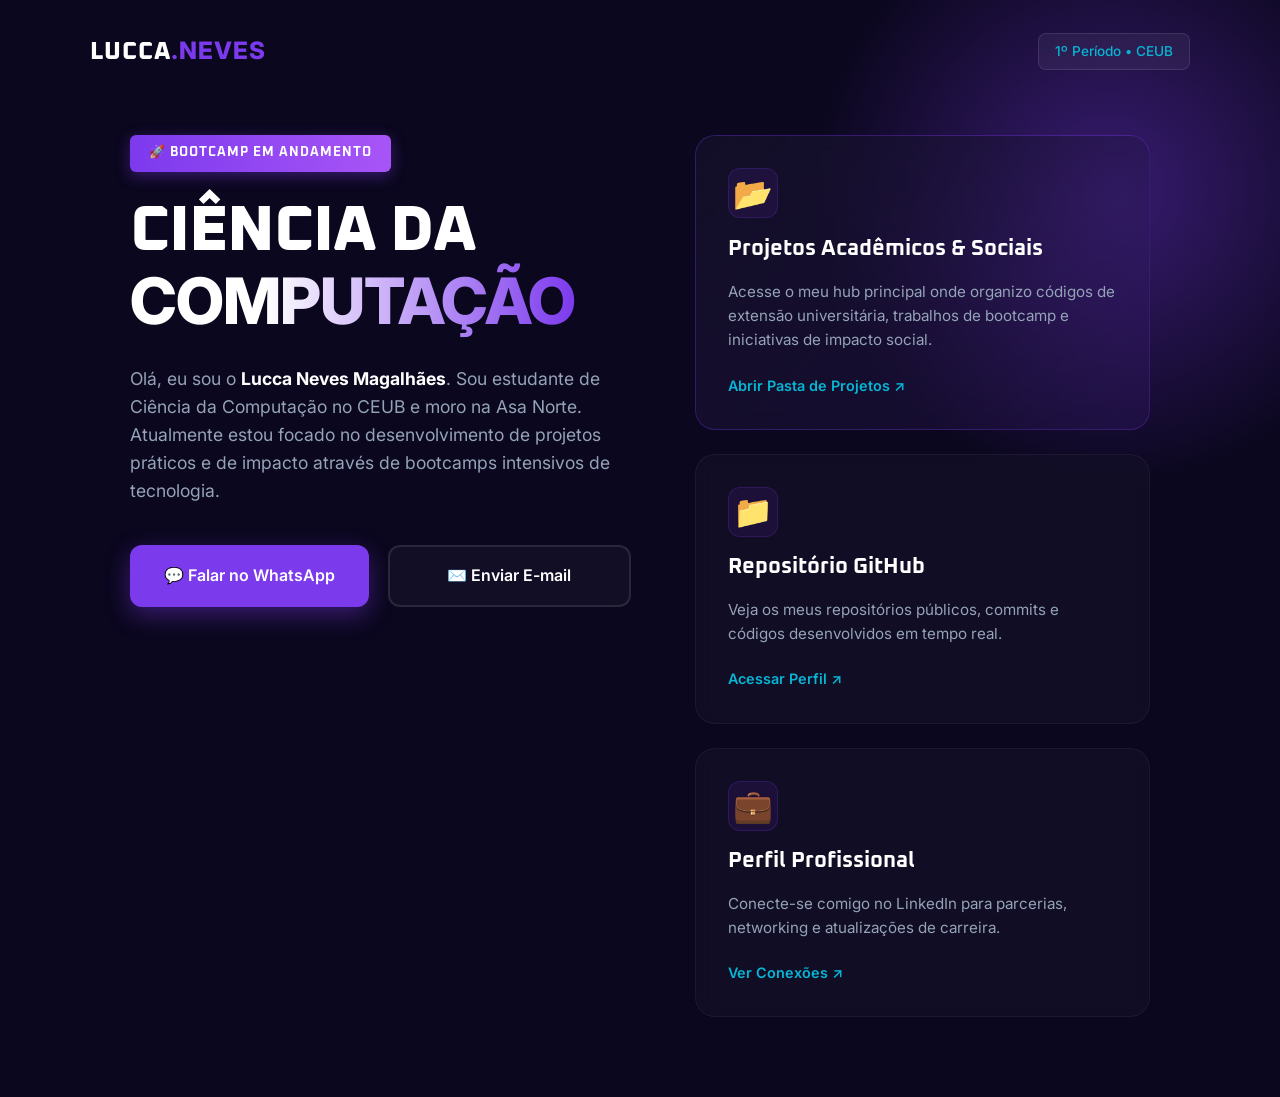
<file: index.html>
<!DOCTYPE html>
<html lang="pt-BR">
<head>
    <meta charset="UTF-8">
    <meta name="viewport" content="width=device-width, initial-scale=1.0">
    <title>Lucca Neves | Portfólio Hub</title>
    
    <link rel="preconnect" href="https://fonts.googleapis.com">
    <link rel="preconnect" href="https://fonts.gstatic.com" crossorigin>
    <link href="https://fonts.googleapis.com/css2?family=Inter:wght@300;400;500;600&family=Oxanium:wght@600;700;800&display=swap" rel="stylesheet">
    
    <link rel="stylesheet" href="style.css">
</head>
<body>

    <div class="bg-glow"></div>

    <nav>
        <div class="logo">LUCCA<span>.NEVES</span></div>
        <div class="nav-badge">1º Período • CEUB</div>
    </nav>

    <main class="container">
        <section class="hero">
            <div class="badge">🚀 BOOTCAMP EM ANDAMENTO</div>
            <h1>Ciência da <br><span class="gradient-text">Computação</span></h1>
            <p>Olá, eu sou o <strong>Lucca Neves Magalhães</strong>. Sou estudante de Ciência da Computação no CEUB e moro na Asa Norte. Atualmente estou focado no desenvolvimento de projetos práticos e de impacto através de bootcamps intensivos de tecnologia.</p>
            
            <div class="cta-buttons">
                <a href="https://wa.me/5561992003231" target="_blank" class="btn btn-primary">
                    💬 Falar no WhatsApp
                </a>
                <a href="mailto:neveslucca55@gmail.com" class="btn btn-secondary">
                    ✉️ Enviar E-mail
                </a>
            </div>
        </section>

        <section class="links-grid">
            
            <a href="https://github.com/neveslucca55-collab" target="_blank" class="card grid-card folder-card">
                <div class="card-icon folder-icon">📂</div>
                <h3>Projetos Acadêmicos & Sociais</h3>
                <p>Acesse o meu hub principal onde organizo códigos de extensão universitária, trabalhos de bootcamp e iniciativas de impacto social.</p>
                <span class="card-action text-cyan">Abrir Pasta de Projetos ↗</span>
            </a>

            <a href="https://github.com/neveslucca55-collab" target="_blank" class="card grid-card">
                <div class="card-icon">📁</div>
                <h3>Repositório GitHub</h3>
                <p>Veja os meus repositórios públicos, commits e códigos desenvolvidos em tempo real.</p>
                <span class="card-action">Acessar Perfil ↗</span>
            </a>

            <a href="https://www.linkedin.com/in/lucca-magalhaes-40aba43aa/" target="_blank" class="card grid-card">
                <div class="card-icon">💼</div>
                <h3>Perfil Profissional</h3>
                <p>Conecte-se comigo no LinkedIn para parcerias, networking e atualizações de carreira.</p>
                <span class="card-action">Ver Conexões ↗</span>
            </a>

        </section>
    </main>

    <script src="script.js"></script>
</body>
</html>
<!-- deploy fix -->
</file>
<file: style.css>
/* Reset Geral */
* {
    margin: 0;
    padding: 0;
    box-sizing: border-box;
    font-family: 'Inter', sans-serif;
}

:root {
    --bg-dark: #0b071e; /* Roxo ultra escuro de fundo */
    --purple-primary: #7c3aed; /* Roxo Neon */
    --purple-glow: rgba(124, 58, 237, 0.4);
    --blue-neon: #06b6d4; /* Azul Elétrico para contraste */
    --card-bg: rgba(20, 16, 41, 0.7);
    --text-white: #ffffff;
    --text-gray: #94a3b8;
}

body {
    background-color: var(--bg-dark);
    color: var(--text-white);
    min-height: 100vh;
    overflow-x: hidden;
    line-height: 1.6;
    position: relative;
}

/* Efeito de luz ao fundo (Estilo MaxTitanium/Startup) */
.bg-glow {
    position: absolute;
    top: -10%;
    right: -10%;
    width: 600px;
    height: 600px;
    background: radial-gradient(circle, var(--purple-glow) 0%, transparent 70%);
    z-index: 0;
    pointer-events: none;
}

/* Navegação */
nav {
    display: flex;
    justify-content: space-between;
    align-items: center;
    padding: 2rem 7%;
    position: relative;
    z-index: 10;
}

.logo {
    font-family: 'Oxanium', sans-serif;
    font-size: 1.5rem;
    font-weight: 800;
    letter-spacing: 1px;
}

.logo span {
    color: var(--purple-primary);
}

.nav-badge {
    background: rgba(255, 255, 255, 0.05);
    border: 1px solid rgba(255, 255, 255, 0.1);
    padding: 0.4rem 1rem;
    border-radius: 8px;
    font-size: 0.85rem;
    font-weight: 500;
    color: var(--blue-neon);
}

/* Container Estrutural */
.container {
    max-width: 1200px;
    margin: 0 auto;
    padding: 2rem 7% 5rem 7%;
    display: grid;
    grid-template-columns: 1.1fr 1fr;
    gap: 4rem;
    align-items: start;
    position: relative;
    z-index: 5;
}

/* Seção de Conteúdo */
.hero {
    display: flex;
    flex-direction: column;
    align-items: flex-start;
    position: sticky;
    top: 4rem;
}

.badge {
    background: linear-gradient(90deg, var(--purple-primary), #a855f7);
    color: white;
    padding: 0.5rem 1.2rem;
    border-radius: 6px;
    font-family: 'Oxanium', sans-serif;
    font-size: 0.8rem;
    font-weight: 700;
    letter-spacing: 1px;
    margin-bottom: 1.5rem;
    box-shadow: 0 4px 15px var(--purple-glow);
}

.hero h1 {
    font-family: 'Oxanium', sans-serif;
    font-size: 4rem;
    font-weight: 800;
    line-height: 1.1;
    margin-bottom: 1.5rem;
    text-transform: uppercase;
    letter-spacing: -1px;
}

.gradient-text {
    background: linear-gradient(90deg, #fff 30%, var(--purple-primary) 100%);
    -webkit-background-clip: text;
    -webkit-text-fill-color: transparent;
}

.hero p {
    color: var(--text-gray);
    font-size: 1.1rem;
    margin-bottom: 2.5rem;
}

.hero p strong {
    color: var(--text-white);
}

/* Botões Ultra Intuitivos */
.cta-buttons {
    display: flex;
    gap: 1.2rem;
    width: 100%;
}

.btn {
    display: inline-flex;
    align-items: center;
    justify-content: center;
    padding: 1rem 2rem;
    border-radius: 12px;
    font-weight: 600;
    font-size: 1rem;
    text-decoration: none;
    transition: all 0.3s ease;
    cursor: pointer;
    flex: 1;
    text-align: center;
}

.btn-primary {
    background: var(--purple-primary);
    color: var(--text-white);
    box-shadow: 0 8px 25px rgba(124, 58, 237, 0.4);
}

.btn-primary:hover {
    background: #6d28d9;
    transform: translateY(-3px);
    box-shadow: 0 12px 30px rgba(124, 58, 237, 0.6);
}

.btn-secondary {
    background: rgba(255, 255, 255, 0.03);
    color: var(--text-white);
    border: 2px solid rgba(255, 255, 255, 0.1);
}

.btn-secondary:hover {
    background: rgba(255, 255, 255, 0.08);
    border-color: var(--purple-primary);
    transform: translateY(-3px);
}

/* Cards Interativos Laterais */
.links-grid {
    display: flex;
    flex-direction: column;
    gap: 1.5rem;
}

.grid-card {
    background: var(--card-bg);
    border: 1px solid rgba(255, 255, 255, 0.05);
    border-radius: 20px;
    padding: 2rem;
    text-decoration: none;
    color: var(--text-white);
    display: flex;
    flex-direction: column;
    gap: 0.8rem;
    transition: all 0.3s cubic-bezier(0.4, 0, 0.2, 1);
    backdrop-filter: blur(10px);
    -webkit-backdrop-filter: blur(10px);
}

/* Destaque especial premium para a Pasta de Projetos */
.folder-card {
    background: linear-gradient(135deg, rgba(20, 16, 41, 0.9) 0%, rgba(124, 58, 237, 0.1) 100%);
    border: 1px solid rgba(124, 58, 237, 0.3);
}

.grid-card:hover {
    transform: translateX(8px) scale(1.02);
    border-color: var(--purple-primary);
    box-shadow: 0 15px 35px rgba(124, 58, 237, 0.15);
    background: rgba(25, 20, 51, 0.9);
}

.folder-card:hover {
    border-color: var(--blue-neon);
    box-shadow: 0 15px 35px rgba(6, 182, 212, 0.15);
}

.card-icon {
    font-size: 2rem;
    background: rgba(124, 58, 237, 0.1);
    width: 50px;
    height: 50px;
    display: flex;
    align-items: center;
    justify-content: center;
    border-radius: 12px;
    border: 1px solid rgba(124, 58, 237, 0.2);
}

.grid-card h3 {
    font-family: 'Oxanium', sans-serif;
    font-size: 1.4rem;
}

.grid-card p {
    color: var(--text-gray);
    font-size: 0.95rem;
}

.card-action {
    font-size: 0.9rem;
    font-weight: 600;
    color: var(--blue-neon);
    margin-top: 0.5rem;
}

.text-cyan {
    color: var(--blue-neon) !important;
}

/* Responsividade de Alta Performance */
@media (max-width: 968px) {
    .container {
        grid-template-columns: 1fr;
        text-align: center;
        gap: 3rem;
        padding-top: 1rem;
    }
    .hero {
        align-items: center;
        position: relative;
        top: 0;
    }
    .hero h1 {
        font-size: 3rem;
    }
    .cta-buttons {
        flex-direction: column;
        width: 100%;
    }
    .grid-card:hover {
        transform: translateY(-5px);
    }
}
</file>
